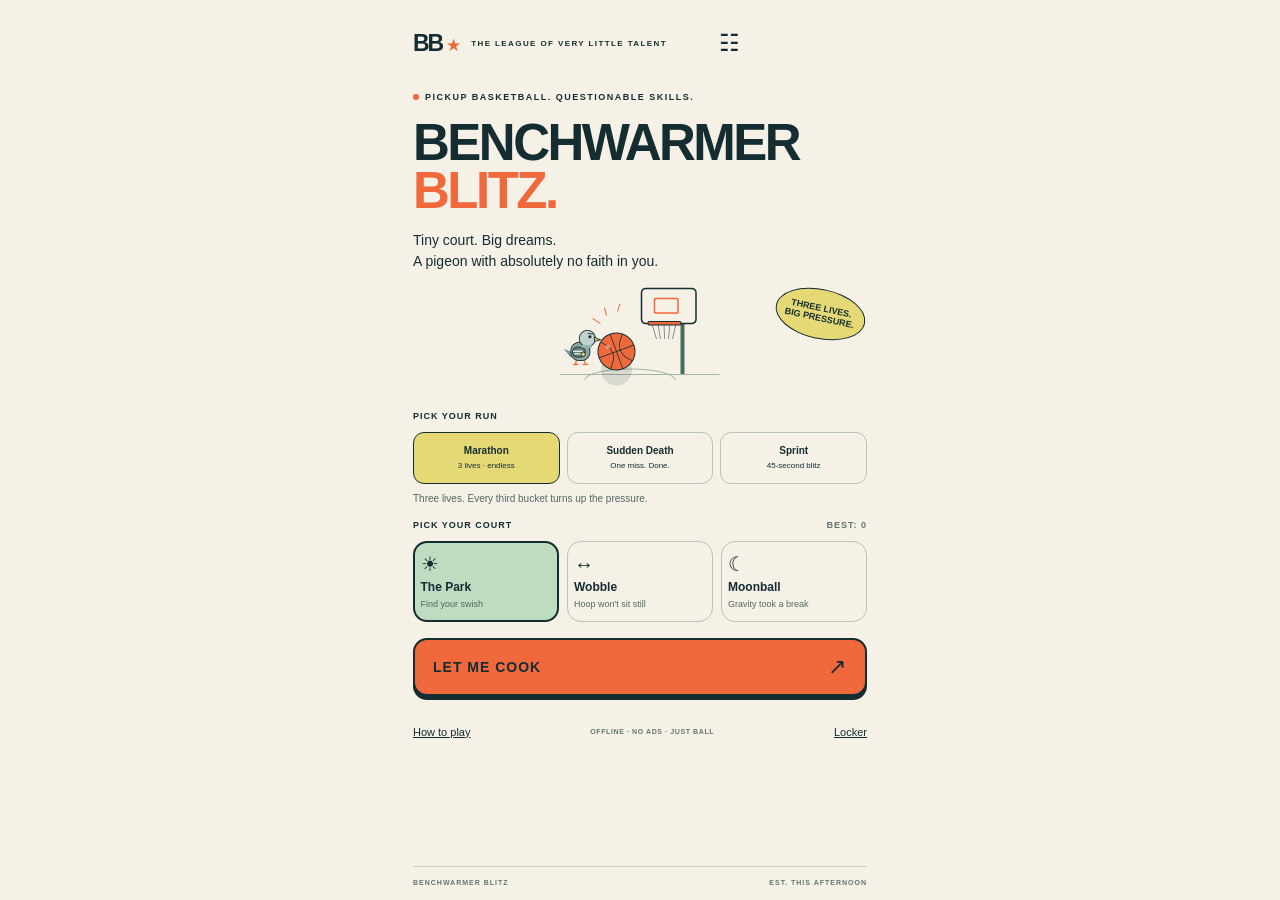
<file: index.html>
<!doctype html><html lang="en"><head><meta charset="UTF-8"><meta name="viewport" content="width=device-width,initial-scale=1,viewport-fit=cover,user-scalable=no"><meta name="theme-color" content="#152d31"><meta name="description" content="A tiny basketball arcade with big pigeon energy. Swipe, swish, repeat."><title>Benchwarmer Blitz</title><link rel="icon" href="./icon.svg">  <script type="module" crossorigin src="./assets/index-CaH3cOu9.js"></script>
  <link rel="modulepreload" crossorigin href="./assets/dist-Btb5Jv1E.js">
  <link rel="modulepreload" crossorigin href="./assets/definitions-BdWVgBTV.js">
  <link rel="stylesheet" crossorigin href="./assets/index-C9czmDuD.css">
</head><body><div id="app">
<header><a class="brand" href="#" aria-label="Benchwarmer Blitz home">BB<span>★</span></a><span class="eyebrow">THE LEAGUE OF VERY LITTLE TALENT</span><button id="settings-open" class="icon-button" aria-label="Settings">☷</button></header>
<main><section id="home" class="screen"><div class="label"><span class="dot"></span> PICKUP BASKETBALL. QUESTIONABLE SKILLS.</div><h1>BENCHWARMER<br><span>BLITZ.</span></h1><p class="intro">Tiny court. Big dreams.<br>A pigeon with absolutely no faith in you.</p><div class="hero"><canvas id="hero-canvas" width="400" height="240" aria-label="A basketball and a pigeon referee on a sunny court"></canvas><span class="hero-sticker">THREE LIVES.<br>BIG PRESSURE.</span></div><div class="section-label">PICK YOUR RUN</div><div class="runs" role="group" aria-label="Run selection"><button data-run="marathon" aria-pressed="true" class="selected"><strong>Marathon</strong><small>3 lives · endless</small></button><button data-run="sudden" aria-pressed="false"><strong>Sudden Death</strong><small>One miss. Done.</small></button><button data-run="sprint" aria-pressed="false"><strong>Sprint</strong><small>45-second blitz</small></button></div><p id="run-description">Three lives. Every third bucket turns up the pressure.</p><div class="section-label">PICK YOUR COURT <span id="best-label">BEST: 0</span></div><div class="courts" role="group" aria-label="Court selection"><button class="court selected" data-mode="park" aria-pressed="true"><b>☀︎</b><strong>The Park</strong><small>Find your swish</small></button><button class="court" data-mode="wobble" aria-pressed="false"><b>↔</b><strong>Wobble</strong><small>Hoop won't sit still</small></button><button class="court" data-mode="moon" aria-pressed="false"><b>☾</b><strong>Moonball</strong><small>Gravity took a break</small></button></div><button id="play" class="primary">LET ME COOK <span>↗︎</span></button><div class="home-bottom"><button id="how-open" class="text-button">How to play</button><span>OFFLINE · NO ADS · JUST BALL</span><button id="locker-open" class="text-button">Locker</button></div></section>
<section id="game" class="screen" hidden><div class="scoreboard"><div><span>POINTS</span><strong id="score">00</strong></div><div class="clock"><span id="court-name">THE PARK</span><strong id="timer">45</strong></div><button id="pause" class="icon-button" aria-label="Pause game">Ⅱ</button></div><div class="pressure"><span id="run-status">MARATHON · 3 LIVES</span><span id="level-status">LEVEL 1 · NO WIND</span></div><div class="arena"><canvas id="court-canvas" width="400" height="660" aria-label="Basketball court. Swipe the ball upward to shoot, or use the Shoot button." tabindex="0"></canvas><div id="comment" aria-live="polite">The pigeon is watching.</div><div id="combo"></div></div><div class="game-controls"><button id="aim-left" class="icon-button" aria-label="Aim left">←</button><button id="shoot" class="primary">SHOOT <span>↗︎</span></button><button id="aim-right" class="icon-button" aria-label="Aim right">→</button></div><label class="power-control" for="power">POWER <output id="power-value">45%</output><input id="power" type="range" min="0" max="100" value="45" aria-label="Shot power"></label><p class="game-tip">Aim with arrows + set power, or swipe. Time your release.</p></section>
<section id="results" class="screen" hidden><div class="label">THE PIGEON HAS FILED ITS REPORT</div><h1 id="result-title">BENCH<br><span>LEGEND.</span></h1><div class="result-score"><span id="result-score">0</span><small>POINTS OF PURE GLORY</small></div><p id="result-comment">A respectable amount of chaos.</p><div class="stats"><div><strong id="result-made">0</strong><small>BUCKETS</small></div><div><strong id="result-accuracy">0%</strong><small>ACCURACY</small></div><div><strong id="result-best">0</strong><small>RUN BEST</small></div></div><p id="unlock-notice"></p><button id="again" class="primary">ONE MORE ROUND <span>↗︎</span></button><button id="back-home" class="text-button wide">Back to the bench</button></section></main><footer>BENCHWARMER BLITZ <span>EST. THIS AFTERNOON</span></footer>
<dialog id="how-dialog"><button class="dialog-close" aria-label="Close instructions">×</button><div class="label">A CRASH COURSE IN ALMOST ATHLETIC</div><h2>SWIPE. SWISH.<br>REPEAT.</h2><ol><li><b>Swipe the ball upward.</b> Your swipe sets direction and power. The dots show the beginning of your shot.</li><li><b>Or tap SHOOT.</b> Use the arrows for aim and the slider for power. No auto-aim. Keyboard: arrows and Space.</li><li><b>Chain your buckets.</b> Three in a row earns extra points. A miss resets your streak.</li><li><b>Pick your pressure.</b> Marathon: three lives, endless scoring. Sudden Death: one miss ends it. Sprint: 45 seconds. Every third bucket makes the hoop faster and smaller; wind arrives at level 4.</li></ol><p>Each run and court has its own best score. In survival runs, taking too long to shoot costs a life. Earn 20 points in a round to unlock the mint ball, and 40 for the cosmic ball.</p><button class="primary dialog-close-action">GOT IT <span>↗︎</span></button></dialog>
<dialog id="settings-dialog"><button class="dialog-close" aria-label="Close settings">×</button><div class="label">THE BORING BUT USEFUL STUFF</div><h2>SETTINGS.</h2><label class="setting">Court sounds<input id="sound" type="checkbox" checked></label><label class="setting">Haptics<input id="haptics" type="checkbox" checked></label><label class="setting">Reduce motion<input id="motion" type="checkbox"></label><p>Scores, unlocked balls, and settings stay on this device. No account, analytics, ads, or purchases.</p><button id="reset" class="text-button">Reset scores and locker</button><div id="reset-confirm" hidden><p>Erase all scores and unlocked balls on this device?</p><button id="reset-yes" class="primary">YES, RESET</button><button id="reset-no" class="text-button">Keep my glory</button></div><a href="privacy.html">Privacy & support</a><small class="version">Version 1.1.0 · Made for a little fun</small></dialog>
<dialog id="locker-dialog"><button class="dialog-close" aria-label="Close locker">×</button><div class="label">STYLE COUNTS. ALLEGEDLY.</div><h2>YOUR LOCKER.</h2><div id="balls"></div><p>Unlock balls by scoring points. Every ball plays the same.</p></dialog>
<dialog id="pause-dialog"><div class="label">WATER BREAK</div><h2>TAKE FIVE.</h2><p>The clock is paused. Your pigeon is on a snack break.</p><button id="resume" class="primary">BACK TO BALL <span>↗︎</span></button><button id="quit" class="text-button wide">End this round</button></dialog></div></body></html>
</file>
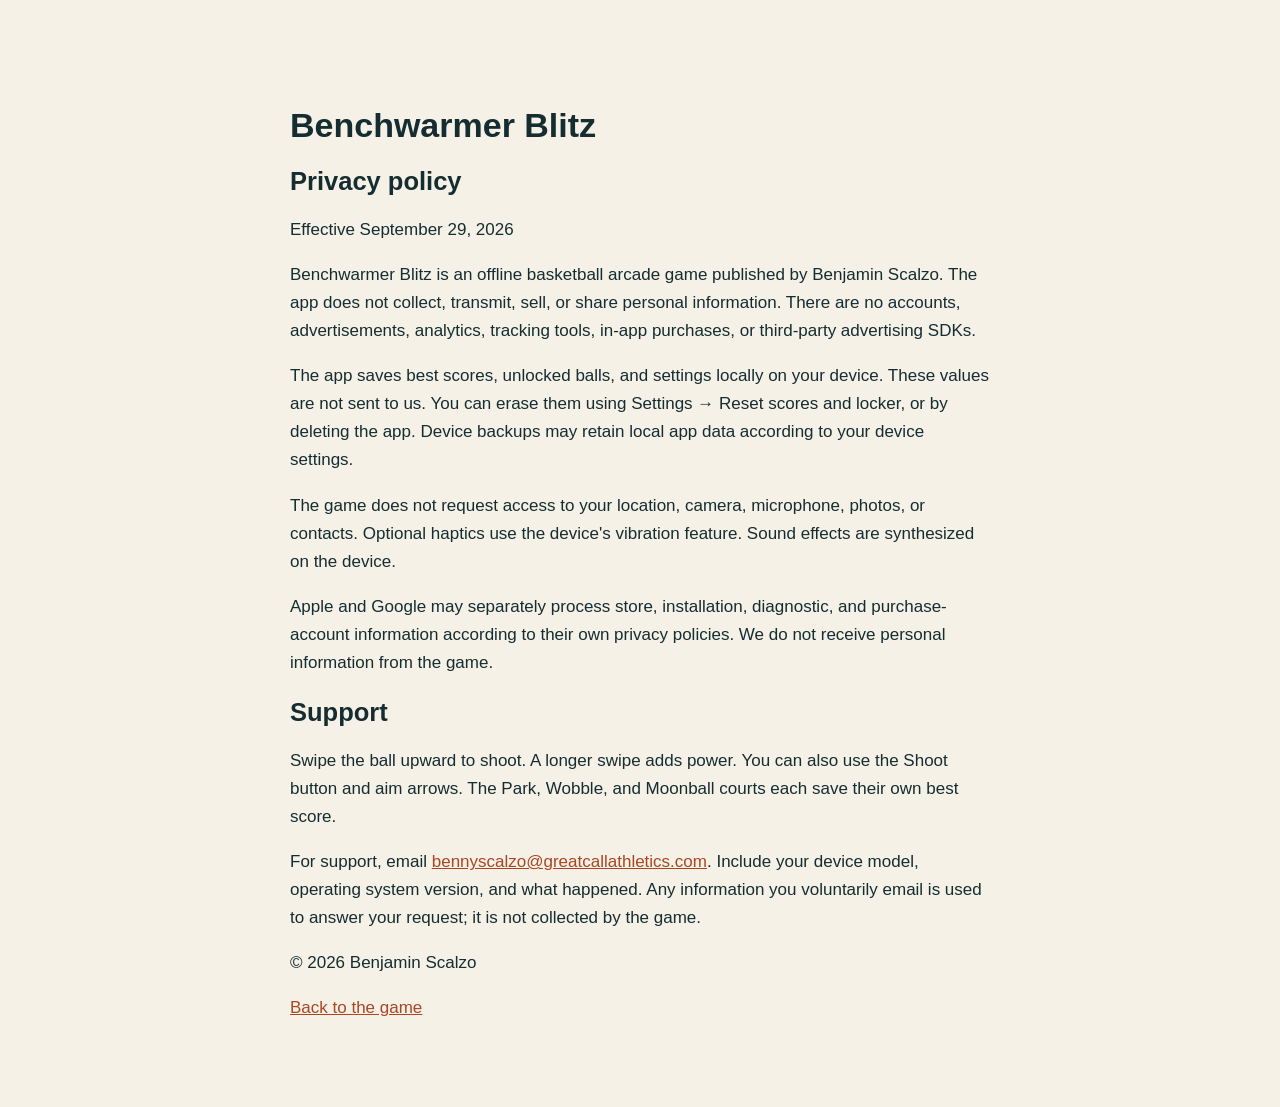
<file: privacy.html>
<!doctype html><html lang="en"><meta charset="utf-8"><meta name="viewport" content="width=device-width, initial-scale=1"><title>Benchwarmer Blitz · Privacy & Support</title><style>body{max-width:700px;margin:60px auto;padding:24px;background:#f5f1e7;color:#152d31;font:17px/1.65 Arial}h1,h2{line-height:1.1}a{color:#a94724}</style><h1>Benchwarmer Blitz</h1><h2>Privacy policy</h2><p>Effective September 29, 2026</p><p>Benchwarmer Blitz is an offline basketball arcade game published by Benjamin Scalzo. The app does not collect, transmit, sell, or share personal information. There are no accounts, advertisements, analytics, tracking tools, in-app purchases, or third-party advertising SDKs.</p><p>The app saves best scores, unlocked balls, and settings locally on your device. These values are not sent to us. You can erase them using Settings → Reset scores and locker, or by deleting the app. Device backups may retain local app data according to your device settings.</p><p>The game does not request access to your location, camera, microphone, photos, or contacts. Optional haptics use the device's vibration feature. Sound effects are synthesized on the device.</p><p>Apple and Google may separately process store, installation, diagnostic, and purchase-account information according to their own privacy policies. We do not receive personal information from the game.</p><h2>Support</h2><p>Swipe the ball upward to shoot. A longer swipe adds power. You can also use the Shoot button and aim arrows. The Park, Wobble, and Moonball courts each save their own best score.</p><p>For support, email <a href="mailto:bennyscalzo@greatcallathletics.com?subject=Benchwarmer%20Blitz%20support">bennyscalzo@greatcallathletics.com</a>. Include your device model, operating system version, and what happened. Any information you voluntarily email is used to answer your request; it is not collected by the game.</p><p>© 2026 Benjamin Scalzo</p><a href="./">Back to the game</a></html>
</file>
<file: assets/index-C9czmDuD.css>
:root{color:#152d31;font-synthesis:none;--ink:#152d31;--orange:#ef693c;--cream:#f5f1e7;--green:#bfdcc1;background:#f5f1e7;font-family:Arial,Helvetica,sans-serif}*{box-sizing:border-box}body{overscroll-behavior:none;margin:0}button,a,input{-webkit-tap-highlight-color:transparent}button{font:inherit;cursor:pointer;color:inherit}button:focus-visible,a:focus-visible,canvas:focus-visible{outline-offset:4px;outline:3px solid #ef693c}button:disabled{opacity:.55;cursor:default}button{border:0}a{color:inherit}#app{max-width:500px;min-height:100dvh;padding:calc(env(safe-area-inset-top) + 14px) 23px calc(env(safe-area-inset-bottom) + 14px);flex-direction:column;margin:auto;display:flex}header{align-items:center;gap:12px;height:38px;display:flex}.brand{letter-spacing:-2px;font-size:23px;font-weight:900;text-decoration:none}.brand span{color:var(--orange);margin-left:4px;font-size:17px}.eyebrow{letter-spacing:1.4px;flex:1;max-width:230px;font-size:8px;font-weight:800}.icon-button{border:1.5px solid var(--ink);background:0 0;border-radius:12px;min-width:42px;min-height:42px;font-size:23px}header .icon-button{border:0;min-width:32px}main{flex:1}.screen[hidden]{display:none}.label{letter-spacing:1.5px;align-items:center;gap:6px;margin-top:24px;font-size:9px;font-weight:800;display:flex}.dot{background:var(--orange);border-radius:50%;width:6px;height:6px}h1{letter-spacing:-2.5px;margin:17px 0 14px;font-size:clamp(36px,10vw,51px);font-weight:950;line-height:.95}h1 span{color:var(--orange)}.intro{margin:0;font-size:14px;line-height:1.5}.hero{height:187px;margin:9px -8px 10px;position:relative}.hero canvas{object-fit:contain;width:100%;height:100%}.hero-sticker{border:1.5px solid var(--ink);text-align:center;background:#e5d976;border-radius:50%;padding:19px 13px;font-size:11px;font-weight:900;line-height:1.1;position:absolute;top:18px;right:9px;transform:rotate(12deg)}.section-label{letter-spacing:1px;justify-content:space-between;margin-bottom:11px;font-size:9px;font-weight:800;display:flex}.section-label span{color:#617571}.courts{grid-template-columns:repeat(3,1fr);gap:8px;display:grid}.court{text-align:left;background:0 0;border:1.5px solid #b9c4b8;border-radius:14px;min-height:100px;padding:12px 6px}.court b{margin-bottom:8px;font-size:24px;display:block}.court strong{font-size:12px;display:block}.court small{color:#526864;margin-top:4px;font-size:9px;line-height:1.4;display:block}.court.selected{border:2px solid var(--ink);background:var(--green);padding:11.5px 5.5px}.primary{background:var(--orange);border:2px solid var(--ink);letter-spacing:1px;text-align:left;min-height:54px;box-shadow:0 4px 0 var(--ink);border-radius:14px;justify-content:space-between;align-items:center;width:100%;padding:14px 18px;font-size:14px;font-weight:900;display:flex}.primary:active{box-shadow:0 1px 0 var(--ink);transform:translateY(3px)}#play{margin-top:16px}.primary span{font-size:22px}.home-bottom{justify-content:space-between;align-items:center;margin:20px 0;display:flex}.home-bottom span{letter-spacing:.6px;color:#617571;font-size:7px;font-weight:800}.text-button{background:0 0;padding:10px 0;font-size:11px;text-decoration:underline}.wide{width:100%;margin-top:18px;display:block}footer{letter-spacing:1px;color:#617571;border-top:1px solid #ccd0c0;justify-content:space-between;padding-top:12px;font-size:7px;font-weight:800;display:flex}.scoreboard{justify-content:space-between;align-items:center;padding:18px 0 12px;display:flex}.scoreboard>div span{letter-spacing:1px;font-size:9px;font-weight:800;display:block}.scoreboard strong{letter-spacing:-2px;font-size:37px;font-weight:900;line-height:1.1;display:block}.clock{text-align:center}.clock strong{color:var(--orange)}.arena{aspect-ratio:400/600;border:2px solid var(--ink);background:#bfdcc1;border-radius:18px;width:100%;max-height:calc(100dvh - 270px);position:relative;overflow:hidden}#court-canvas{touch-action:none;width:100%;height:100%;display:block}#comment{text-align:center;pointer-events:none;background:#f5f1e7e8;border:1px solid #152d3120;border-radius:20px;padding:7px;font-size:10px;font-weight:700;position:absolute;top:13px;left:15px;right:15px}#combo{text-align:center;width:100%;color:var(--orange);pointer-events:none;font-size:18px;font-weight:900;position:absolute;top:58px}.game-controls{align-items:center;gap:14px;margin-top:13px;display:flex}.game-controls .primary{flex:1}.game-tip{text-align:center;color:#617571;margin:12px 0;font-size:10px}.result-score{background:var(--green);border:2px solid var(--ink);text-align:center;border-radius:22px;margin-top:25px;padding:26px}.result-score span{letter-spacing:-6px;font-size:90px;font-weight:900;line-height:1;display:block}.result-score small{letter-spacing:2px;margin-top:14px;font-size:9px;font-weight:800;display:block}#results>p{text-align:center;font-size:14px;line-height:1.5}#result-comment{min-height:42px;margin:23px 0}.stats{border-top:1px solid #ccd0c0;border-bottom:1px solid #ccd0c0;justify-content:space-around;padding:20px 0;display:flex}.stats div{text-align:center}.stats strong{font-size:26px;display:block}.stats small{letter-spacing:1px;margin-top:5px;font-size:8px;display:block}#unlock-notice{color:#a0441f;min-height:25px;font-weight:700}dialog{background:var(--cream);width:calc(100% - 38px);max-width:430px;color:var(--ink);border:2px solid var(--ink);border-radius:23px;max-height:85dvh;padding:26px;overflow:auto;box-shadow:0 12px #152d3122}dialog::backdrop{-webkit-backdrop-filter:blur(4px);backdrop-filter:blur(4px);background:#152d3180}dialog .label{margin-top:8px;font-size:8px}h2{letter-spacing:-1.5px;margin:19px 0;font-size:32px;font-weight:900;line-height:1}.dialog-close{float:right;background:0 0;min-width:42px;min-height:42px;margin:-12px -12px 0 0;font-size:29px}dialog p,dialog li{font-size:13px;line-height:1.6}dialog ol{padding-left:19px}dialog li{margin-bottom:12px;padding-left:5px}dialog .primary{margin-top:20px}.setting{border-bottom:1px solid #ccd0c0;justify-content:space-between;align-items:center;padding:18px 0;font-size:14px;display:flex}.setting input{width:23px;height:23px;accent-color:var(--orange)}#settings-dialog a{padding:14px 0;font-size:12px;display:block}.version{color:#617571;font-size:10px}#balls{flex-direction:column;gap:10px;display:flex}.ball-option{text-align:left;background:0 0;border:1.5px solid #9bac9c;border-radius:13px;align-items:center;gap:14px;padding:15px;display:flex}.ball-option.selected{background:var(--green);border-color:var(--ink)}.ball-swatch{border:2px solid var(--ink);border-radius:50%;width:36px;height:36px}.ball-option strong{font-size:13px;display:block}.ball-option small{margin-top:3px;font-size:10px;display:block}.muted{opacity:.5}@media (width>=600px){#app{padding-top:24px}.hero{height:205px}.label{margin-top:30px}}@media (height<=750px){.hero{height:144px}.label{margin-top:14px}h1{margin-top:11px;font-size:39px}.court{min-height:87px;padding-top:8px;padding-bottom:8px}.court.selected{padding-top:7.5px;padding-bottom:7.5px}.home-bottom{margin:12px 0}.intro{font-size:12px}}@media (prefers-reduced-motion:reduce){*{scroll-behavior:auto}}body.reduced .hero-sticker{transform:none}.hero{height:120px}.hero-sticker{padding:14px 9px;font-size:9px;top:8px}.runs{grid-template-columns:repeat(3,1fr);gap:7px;display:grid}.runs button{background:0 0;border:1.5px solid #b9c4b8;border-radius:11px;min-height:52px;padding:10px 4px}.runs .selected{border-color:var(--ink);background:#e5d976}.runs strong,.runs small{font-size:10px;display:block}.runs small{margin-top:5px;font-size:8px}#run-description{color:#526864;margin:9px 0 16px;font-size:10px}.court{min-height:81px;padding-top:8px;padding-bottom:8px}.court.selected{padding-top:7.5px;padding-bottom:7.5px}.court b{margin-bottom:4px;font-size:20px}.pressure{justify-content:space-between;gap:8px;margin:0 0 8px;font-size:8px;font-weight:800;display:flex}.power-control{align-items:center;gap:10px;margin-top:13px;font-size:9px;font-weight:800;display:flex}.power-control output{min-width:30px}.power-control input{min-width:0;accent-color:var(--orange);flex:1;height:24px}.arena{max-height:calc(100dvh - 323px)}.game-tip{margin:7px 0 10px;font-size:9px}@media (height<=750px){.hero{height:82px}.hero-sticker{padding:9px;font-size:8px}.label{letter-spacing:.6px;font-size:8px}h1{margin-bottom:8px;font-size:34px}.intro{font-size:11px}.home-bottom{margin:10px 0}.section-label{margin-bottom:7px}#play{margin-top:10px}.scoreboard{padding-top:10px}.game-controls{gap:8px;margin-top:8px}.game-controls .primary{min-height:46px;padding:8px 15px}.power-control{margin-top:8px}}
</file>
